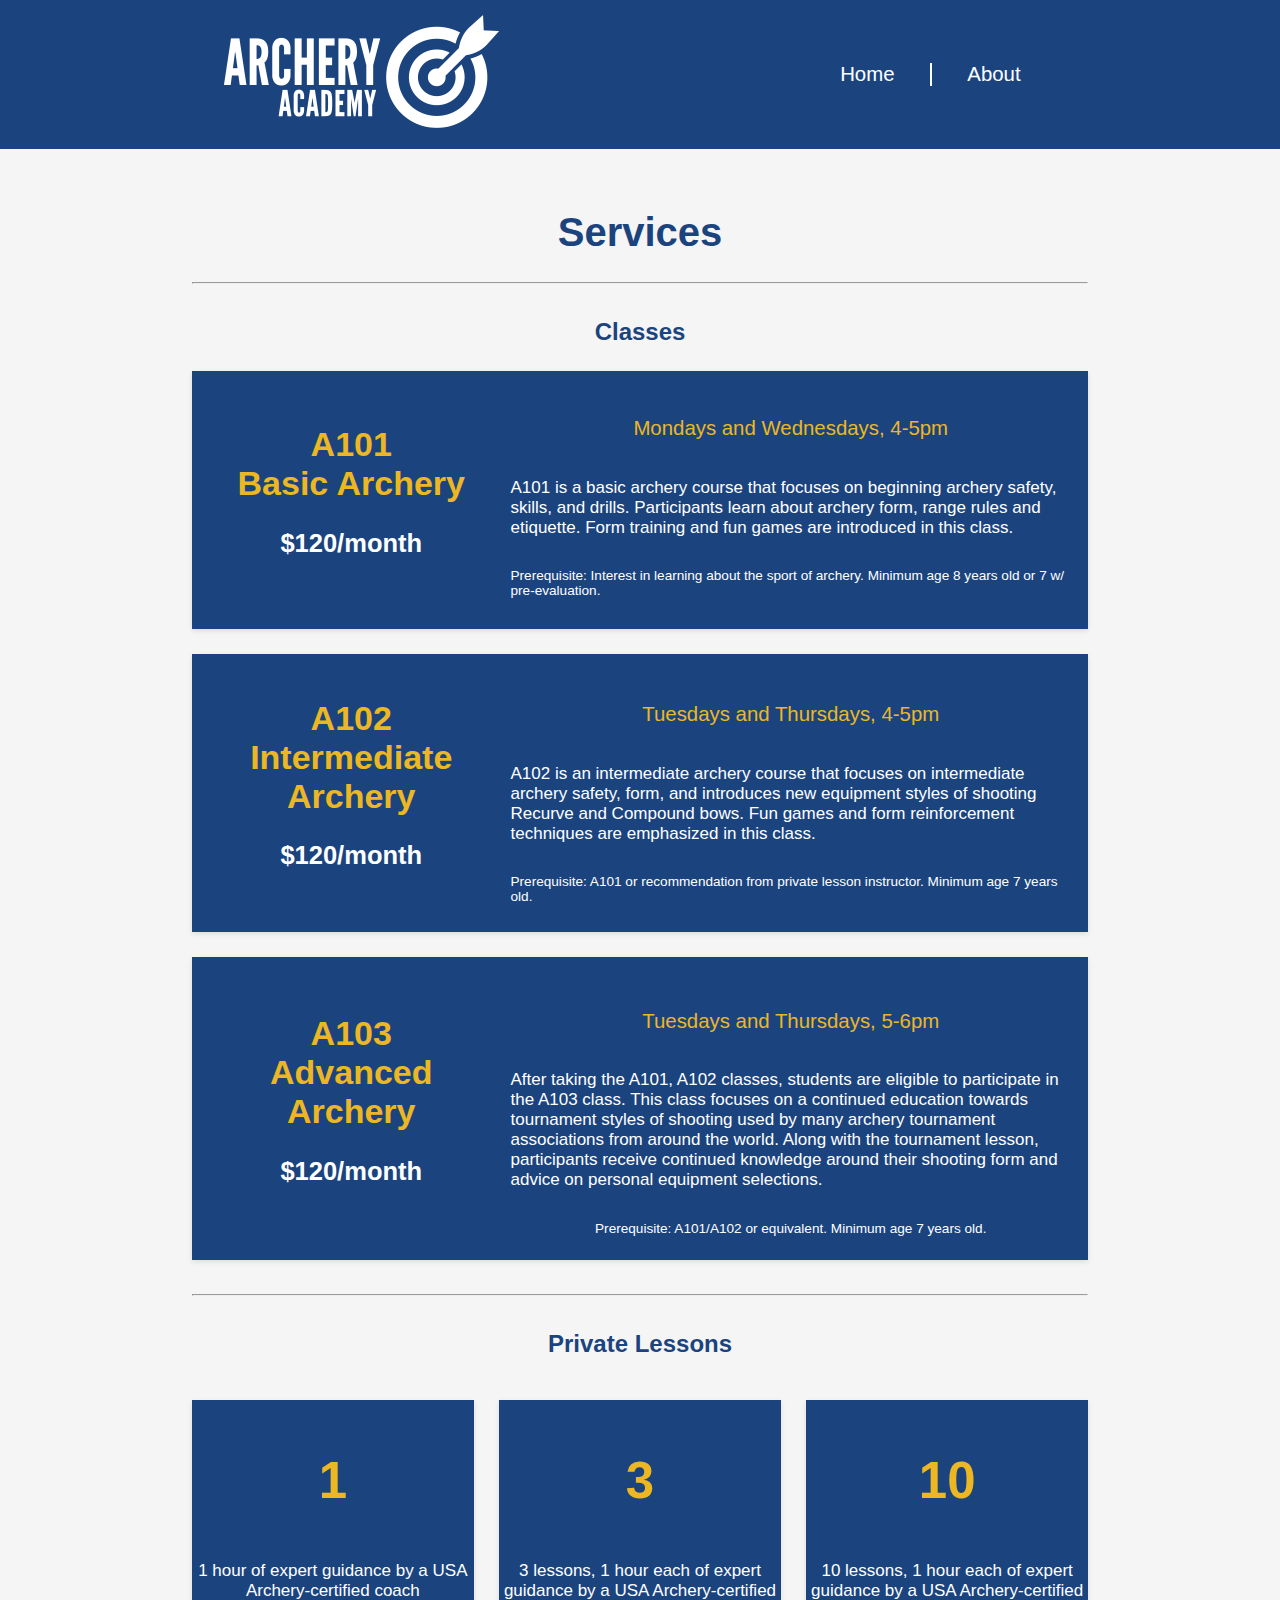
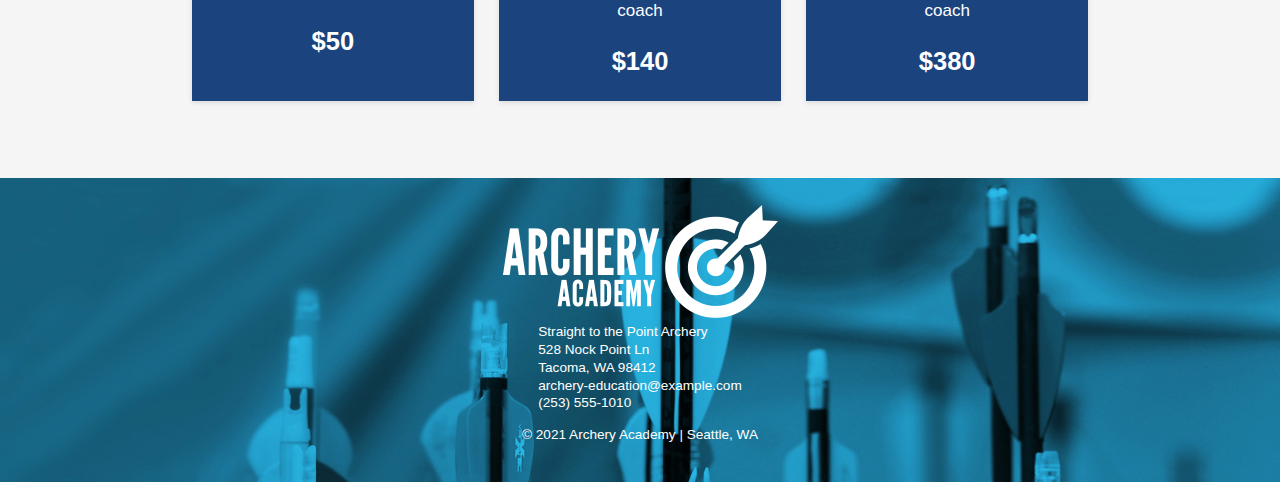
<file: index.html>
<!DOCTYPE html>
<html lang="en">
<head>
  <meta charset="UTF-8">
  <meta http-equiv="X-UA-Compatible" content="IE=edge">
  <meta name="viewport" content="width=device-width, initial-scale=1.0">
  <link rel="stylesheet" type="text/css" href="styles/stylesheet.css">
  <title>Straight to the point archery</title>
</head>
<body>
  <header>
    <div class="header-flex-container">
        <a href="#">
          <img src="images/archeryAcademy-logo-white.png" alt="Archery Academy Logo" max-width="400px">
        </a>
        <nav>
          <ul>
            <li>
              <a href="#">Home</a>
            </li>
            <li>
              <a href="about.html">About</a>
            </li>
          </ul>
        </nav>
    </div>
  </header>
  <div class="content-flex-container">
    <section>
      <h1 class="section-title">Services</h1>
      <hr>
      <section class="classes">
        <h2 class="section-title">Classes</h2>
        <div class="card cg-container">
          <div class="cg-item-1">
            <p class="class-name">A101</p>
            <p class="class-name">Basic Archery</p>
            <p class="class-cost">$120/month</p>
          </div>
          <div class="cg-item-2">
            <p class="schedule">Mondays and Wednesdays, 4-5pm</p>
          </div>
          <div class="cg-item-3">
            <p>A101 is a basic archery course that focuses on beginning archery safety, skills, and drills. Participants learn about archery form, range rules and etiquette. Form training and fun games are introduced in this class.</p>
            <p class="pre-req">Prerequisite: Interest in learning about the sport of archery. Minimum age  8 years old or 7 w/ pre-evaluation.</p>
          </div>
        </div>
        <div class="card cg-container">
          <div class="cg-item-1">
            <p class="class-name">A102</p>
            <p class="class-name">Intermediate Archery</p>
            <p class="class-cost">$120/month</p>
          </div>
          <div class="cg-item-2">
            <p class="schedule">Tuesdays and Thursdays, 4-5pm</p>
          </div>
          <div class="cg-item-3">
            <p>A102 is an intermediate archery course that focuses on intermediate archery safety, form, and introduces new equipment styles of shooting Recurve and Compound bows. Fun games and form reinforcement techniques are emphasized in this class.</p>
            <p class="pre-req">Prerequisite: A101 or recommendation from private lesson instructor. Minimum age  7 years old.</p>
          </div>
        </div>
        <div class="card cg-container">
          <div class="cg-item-1">
            <p class="class-name">A103</p>
            <p class="class-name">Advanced Archery</p>
            <p class="class-cost">$120/month</p>
          </div>
          <div class="cg-item-2">
            <p class="schedule">Tuesdays and Thursdays, 5-6pm</p>
          </div>
          <div class="cg-item-3">
            <p>After taking the A101, A102 classes, students are eligible to participate in the A103 class. This class focuses on a continued education towards tournament styles of shooting used by many archery tournament associations from around the world. Along with the tournament lesson, participants receive continued knowledge around their shooting form and advice on personal equipment selections.</p>
            <p class="pre-req">Prerequisite: A101/A102 or equivalent. Minimum age  7 years old.</p>
          </div>
        </div>
      </section>
      <hr>
      <section class="private-lessons">
        <h2 class="section-title">Private Lessons</h2>
        <div class="plg-container">
          <div class="card plcf-container">
            <div class="plcg-item-1">
              <h3 class="lesson-number">1</h3>
              <p class="desc">1 hour of expert guidance by a USA Archery-certified coach</p>
              <p class="class-cost">$50</p>
            </div>
          </div>
          <div class="card plcf-container">
            <div class="plcg-item-2">
              <h3 class="lesson-number">3</h3>
              <p class="desc">3 lessons, 1 hour each of expert guidance by a USA Archery-certified coach</p>
              <p class="class-cost">$140</p>
            </div>
          </div>
          <div class="card plcf-container">
            <div class="plcg-item-3">
              <h3 class="lesson-number">10</h3>
              <p class="desc">10 lessons, 1 hour each of expert guidance by a USA Archery-certified coach</p>
              <p class="class-cost">$380</p>
            </div>
          </div>
        </div>
      </section>
    </section>
  </div>
  <footer>
    <div class="footer-flex-container">
      <a href="#">
        <img src="images/archeryAcademy-logo-white.png" alt="Archery Academy Logo" max-width="275">
      </a>
      <div class="footer-address">
        <p>Straight to the Point Archery</p>
        <p>528 Nock Point Ln</p>
        <p>Tacoma, WA 98412</p>
        <p>archery-education@example.com</p>
        <p>(253) 555-1010</p>
      </div>
      <p>© 2021 Archery Academy | Seattle, WA</p>
    </div>
  </footer>
</body>
</html>
</file>
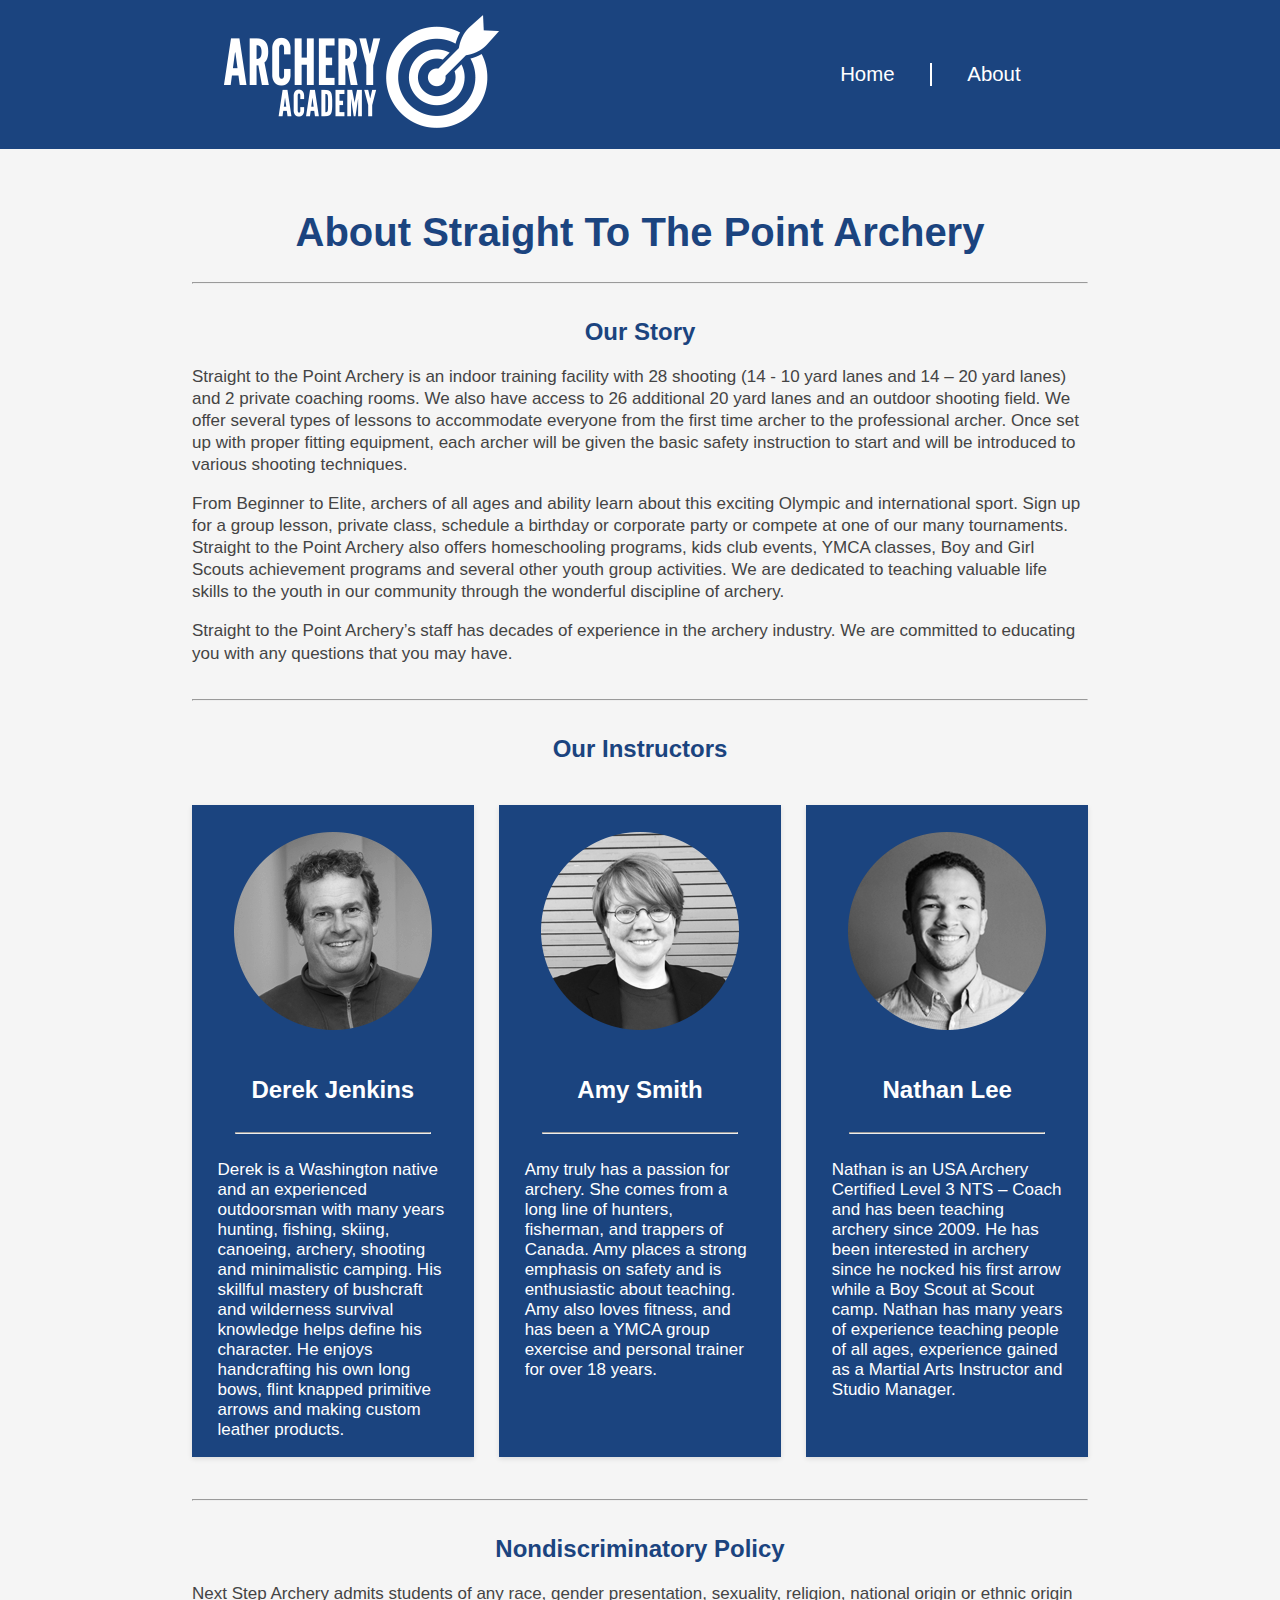
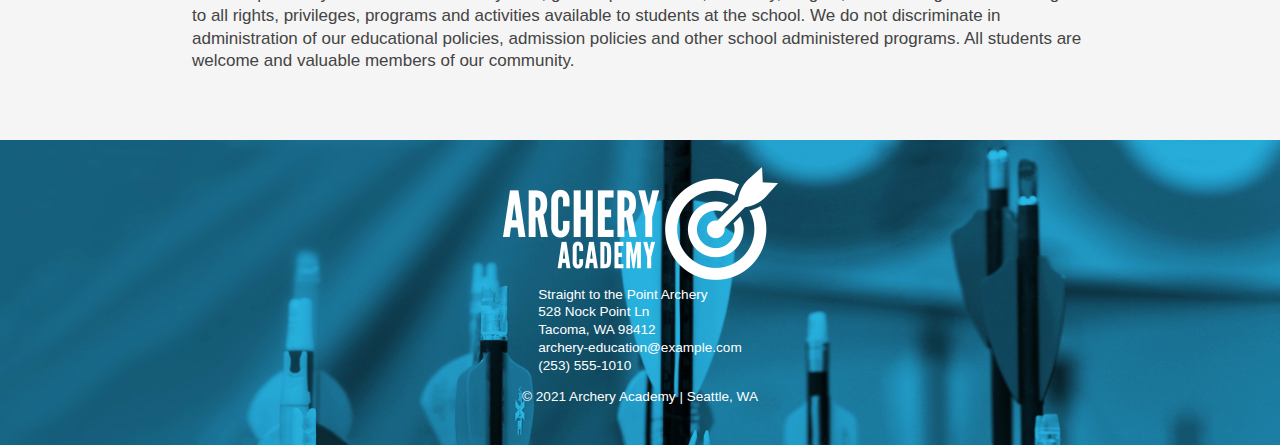
<file: about.html>
<!DOCTYPE html>
<html lang="en">
<head>
  <meta charset="UTF-8">
  <meta http-equiv="X-UA-Compatible" content="IE=edge">
  <meta name="viewport" content="width=device-width, initial-scale=1.0">
  <link rel="stylesheet" type="text/css" href="styles/stylesheet.css">
  <title>About us</title>
</head>
<body>
  <header>
    <div class="header-flex-container">
        <a href="index.html">
          <img src="images/archeryAcademy-logo-white.png" alt="Archery Academy Logo" max-width="400px">
        </a>
        <nav>
          <ul>
            <li>
              <a href="index.html">Home</a>
            </li>
            <li>
              <a href="#">About</a>
            </li>
          </ul>
        </nav>
    </div>
  </header>
  <div class="content-flex-container">
    <section>
      <h1 class="section-title">About Straight To The Point Archery</h1>
      <hr>
      <section>
        <h2 class="section-title">Our Story</h2>
        <div class="story">
          <p>Straight to the Point Archery is an indoor training facility with  28 shooting (14 -  10 yard lanes and 14 – 20 yard lanes) and 2 private coaching rooms. We also have access to 26  additional  20 yard lanes  and an outdoor shooting field.  We offer several types of lessons to accommodate everyone from the first time archer to the professional archer. Once set up with proper fitting equipment, each archer will be given the basic safety instruction to start and will be introduced to various shooting techniques.</p>
          <p>From Beginner to Elite, archers of all ages and ability learn about this exciting Olympic and international sport. Sign up for a group lesson, private class, schedule a birthday or corporate party or compete at one of our many tournaments.  Straight to the Point Archery also offers homeschooling programs, kids club events, YMCA classes, Boy and Girl Scouts achievement programs and several other youth group activities. We are dedicated to teaching valuable life skills to the youth in our community through the wonderful discipline of archery.</p>
          <p>Straight to the Point Archery’s staff has decades of experience in the archery industry. We are committed to educating you with any questions that you may have.</p>
        </div>
      </section>
      <hr>
      <section>
        <h2 class="section-title">Our Instructors</h2>
        <div class="plg-container">
          <article class="card plg-item-1">
            <img src="images/instructor-bio-image1.png" alt="Derek Jenkins bio picture" max-width="100">
            <h2>Derek Jenkins</h2>
            <hr width="85%" class="yellow">
            <p>Derek is a Washington native and an experienced outdoorsman with many years hunting, fishing, skiing, canoeing, archery, shooting and minimalistic camping. His skillful mastery of bushcraft and wilderness survival knowledge helps define his character. He enjoys handcrafting his own long bows, flint knapped primitive arrows and making custom leather products.</p>
          </article>
          <article class="card plg-item-2">
            <img src="images/instructor-bio-image2.png" alt="Amy Smith bio picture" max-width="100">
            <h2>Amy Smith</h2>
            <hr width="85%" class="yellow">
            <p>Amy truly has a passion for archery. She comes from a long line of hunters, fisherman, and trappers of Canada. Amy  places a strong emphasis on safety and is enthusiastic about teaching. Amy also loves fitness, and  has been a YMCA group exercise and personal trainer for over 18 years.</p>
          </article>
          <article class="card plg-item-3">
            <img src="images/instructor-bio-image3.png" alt="Nathan Lee bio picture" max-width="100">
            <h2>Nathan Lee</h2>
            <hr width="85%" class="yellow">
            <p>Nathan is an USA Archery Certified Level 3 NTS – Coach and has been teaching archery since 2009. He has been interested in archery since he nocked his first arrow while a Boy Scout at Scout camp. Nathan has many years of experience teaching people of all ages, experience gained as a Martial Arts Instructor and Studio Manager.</p>
          </article>
        </div>
      </section>
      <hr>
      <section>
        <h2 class="section-title">Nondiscriminatory Policy</h2>
        <p class="story">Next Step Archery admits students of any race, gender presentation, sexuality, religion, national origin or ethnic origin to all rights, privileges, programs and activities available to students at the school. We do not discriminate in administration of our educational policies, admission policies and other school administered programs. All students are welcome and valuable members of our community.</p>
      </section>
  </section>
  </div>
  <footer>
    <div class="footer-flex-container">
      <a href="#">
        <img src="images/archeryAcademy-logo-white.png" alt="Archery Academy Logo" max-width="275">
      </a>
      <div class="footer-address">
        <p>Straight to the Point Archery</p>
        <p>528 Nock Point Ln</p>
        <p>Tacoma, WA 98412</p>
        <p>archery-education@example.com</p>
        <p>(253) 555-1010</p>
      </div>
      <p>© 2021 Archery Academy | Seattle, WA</p>
    </div>
  </footer>
</body>
</html>
</file>
<file: styles/stylesheet.css>
* {
  box-sizing: border-box;
}

body {
  font-family: Arial, Helvetica, sans-serif;
  font-size: 17px;
  margin: 0;
  background: whitesmoke;
}

.hidden {
  position: relative;
  left: -10000px;
  top: auto;
}

.hidden:focus {
  left: 0;
}

.sr-only {
  position: absolute;
  left: -10000px;
  top: auto;
  width: 1px;
  height: 1px;
  overflow: hidden;
}

h1,h2,h3 {
  font-weight: bold;
}

h1 {
  font-size: 40px;
}

h2 {
  font-size: 24px;
}

/* Header and nav bar */
header {
  background: #1b447f;
  padding: 15px 0;
}

a {
  text-decoration: none;;
  color: white;
}

header nav a {
  font-size: 1.6em;
  margin: 1em;
}

nav ul {
  display: flex;
  flex-flow: row nowrap;
  padding-left: 0;
}

nav ul li {
  list-style: none;
  padding-right: 15px;
  padding-left: 15px;
  border-right: solid 2px white;
}

nav ul li:last-child {
  border-right: none;
}

.header-flex-container {
  display: flex;
  flex-flow: column nowrap;
  align-items: center;
  justify-content: center;
  width: 80%;
  margin: 0 auto;
}

@media only screen and (min-width: 768px) {
  .header-flex-container {
    display: flex;
    flex-flow: row nowrap;
    align-items: center;
    justify-content: space-between;
    width: 65%;
    margin: 0 auto;
  }

  header nav a {
    text-decoration: none;
    font-size: 1.2em;
    color: white;
  }
}

/* Footer */
footer {
  background-image: url("../images/footerImage.jpg");
  background-size: 100% 100%;
  color: white;
  font-size: .8em;
}

.footer-flex-container {
  display: flex;
  flex-flow: column nowrap;
  width: 80%;
  margin: auto;
  padding: 2em 0;
  align-items: center;
  justify-content: center;
}

.footer-address p {
  margin: .2em;
}

/* Main content */
.content-flex-container {
  display: flex;
  flex-flow: column nowrap;
  justify-content: center;
  width: 80%;
  margin: auto;
}

@media only screen and (min-width: 768px) {
  .content-flex-container {
    display: flex;
    flex-flow: column nowrap;
    justify-content: center;
    width: 70%;
    margin: auto;
  }

  .footer-flex-container {
    display: flex;
    flex-flow: column nowrap;
    width: 70%;
    margin: auto;
    padding: 2em 0;
    align-items: center;
    justify-content: center;
  }
}  

.classes > div {
  margin: 1.5em 0;
}

.section-title {
  color: #1b447f;
  text-align: center;
}

hr {
  color: #1b447f;
}

.classes, .private-lessons {
  margin-bottom: 2em;
}

.story {
  color: #444444;
  line-height: 1.3em;
}

section {
  margin: 2em 0;
}

/* Card Styling */
.card {
  background: #1b447f;
  color: white;
  min-height: 100%;
  box-shadow: 0 2px 5px rgba(0,0,0,0.1);
  position: relative;
  top: 0;
  transition: all .1s ease-in;
}

.card:hover {
  top: -2px;
  box-shadow: 0 4px 5px rgba(0,0,0,0.2);
}

.class-name {
  text-align: center;
  margin: 0;
  color: #ecb722;
  font-size: 2em;
  font-weight: bold;
}

.class-cost {
  font-size: 2em;
  font-weight: bold;
  text-align: center;
}

.pre-req {
  font-size: .8em;
}

.schedule {
  color: #ecb722;
  font-size: 1.2em;
}

/* Card Grid (flex for mobile)*/
.cg-container {
  display: flex;
  flex-flow: column wrap;
  align-items: center;
  justify-content: space-around;
  padding: 1.5em;
}

@media only screen and (min-width: 768px) {
  .class-cost {
    font-size: 1.5em;
    font-weight: bold;
    text-align: center;
  }
  .cg-container {
    display: grid;
    column-gap: 1.5em;
    grid-template-columns: 1fr 1fr 1fr;
    grid-template-rows: 30% 70%;
    padding-right: 1em;
    padding-bottom: 1em;
  }

  .cg-item-1 {
    grid-area: 1 / 1 / span 2 / span 1;
    display: flex;
    flex-flow: column nowrap;
    align-items: center;
    justify-content: center;
  }

  .cg-item-2 {
    grid-area: 1  / 2 / span 1 / span 2;
    display: flex;
    align-items: center;
    justify-content: center;
  }

  .cg-item-3 {
    grid-area: 2  / 2 / span 1 / span 2;
    display: flex;
    flex-flow: column nowrap;
    align-items: center;
    justify-content: center;
  }
}


/* Private Lesson Grid */
.plg-container {
  display: grid;
  gap: 1.5em;
  grid-template-columns: 1fr;
  margin: 2.5em 0;
}

@media only screen and (min-width: 768px) {
  .plg-container {
    display: grid;
    gap: 1.5em;
    grid-template-columns: 1fr 1fr 1fr;
    grid-template-rows: auto;
  }
}

/* Private Lessons Flex Box Items*/
.plg-item-1 {
  display: flex;
  flex-flow: column nowrap;
  align-items: center;
  padding: 0 1.5em;
}

.plg-item-2 {
  display: flex;
  flex-flow: column nowrap;
  align-items: center;
  padding: 0 1.5em;
}

.plg-item-3 {
  display: flex;
  flex-flow: column nowrap;
  align-items: center;
  padding: 0 1.5em;
}

.lesson-number {
  text-align: center;
  font-size: 3em;
  color: #ecb722;
}

.desc {
  text-align: center;
}

.card > img {
  padding: 1.5em 0;
}

hr .yellow {
  color:#ecb722;
}

video {
  display: block;
  margin: 0 auto;
  max-width: 100%;
  height: auto;
}
</file>
